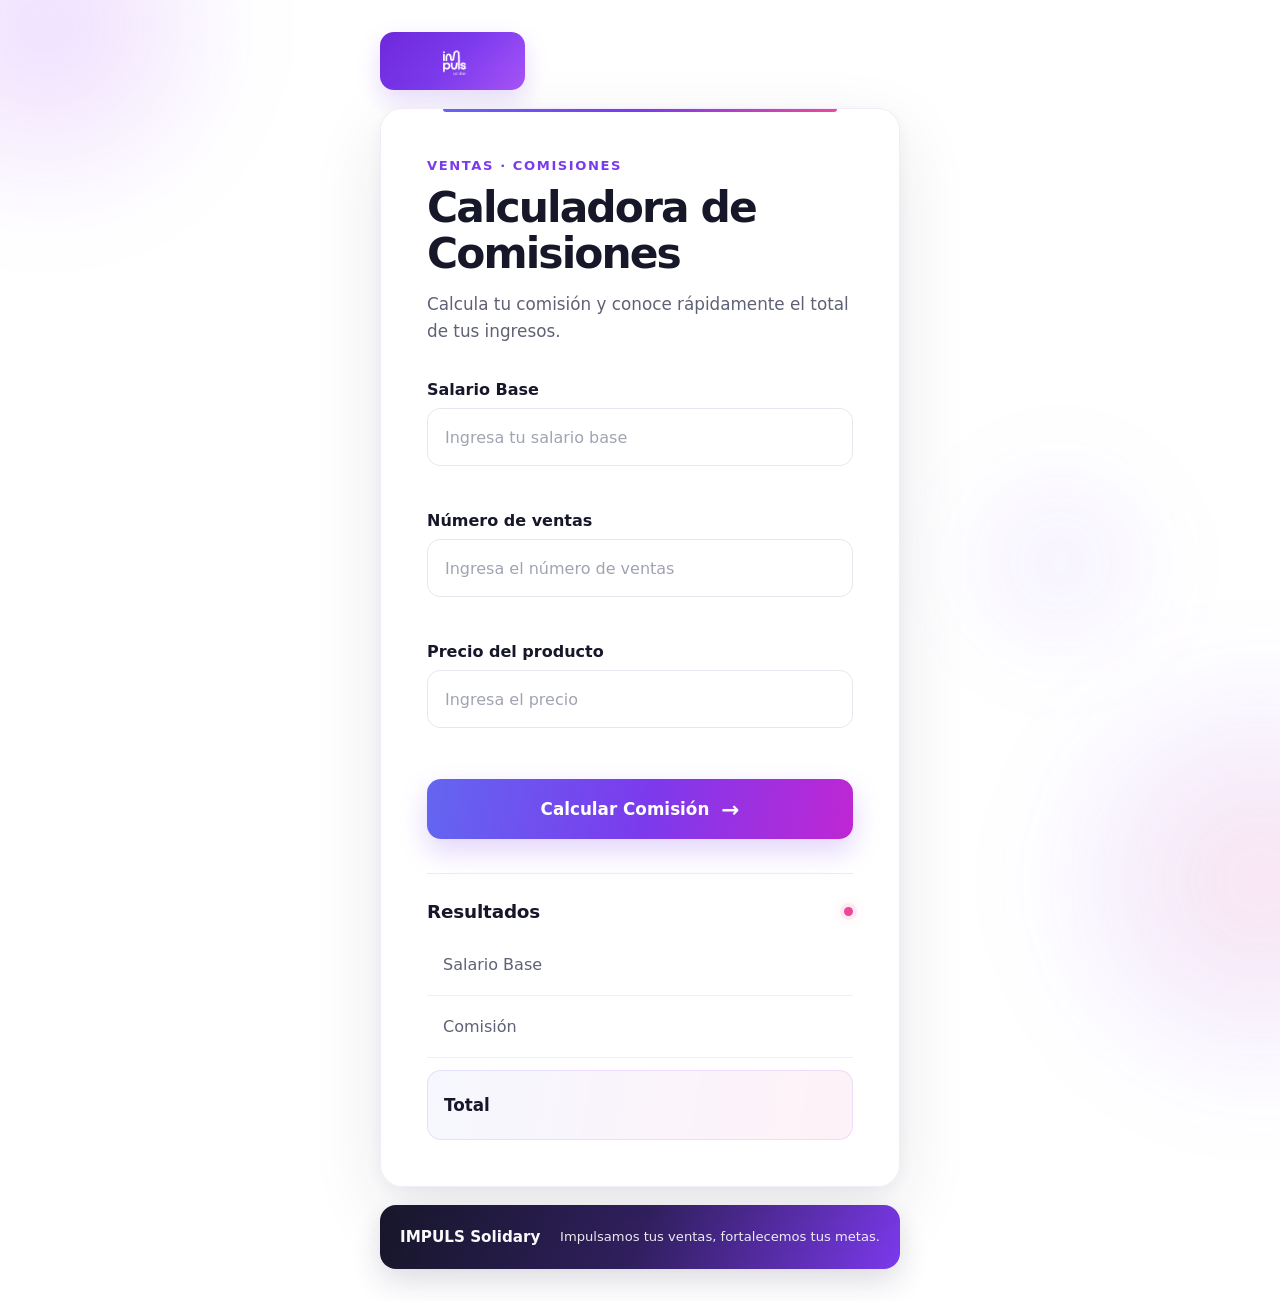
<file: index.html>
<!DOCTYPE html>

<html lang="es">
<head>
    <meta charset="UTF-8">
    <meta name="viewport" content="width=device-width, initial-scale=1.0">
    <meta name="description" content="Calculadora de Comisiones">
    <title>Calculadora de Comisiones</title>
    <link rel="stylesheet" href="ventas.css">
    <script src="utils.js" defer></script>
    <script src="ventas.js" defer></script>
</head>
<body>
<header class="marca-financiera">
    <div class="marca-logo">
        <img src="assets/logoCooperativa.png" alt="IMPULS Solidary">
    </div>
</header>
<main class="contenedor">

    <header class="encabezado">
        <span class="etiqueta">VENTAS · COMISIONES</span>

        <h1>Calculadora de Comisiones</h1>

        <p>
            Calcula tu comisión y conoce rápidamente el total de tus ingresos.
        </p>
    </header>

    <section class="formulario">

        <div class="campo">
            <label for="txtSueldoBase">Salario Base</label>
            <input
                type="text"
                id="txtSueldoBase"
                inputmode="decimal"
                autocomplete="off"
                placeholder="Ingresa tu salario base"
                onblur="validarCampo('txtSueldoBase')"
            >
            <small class="error-mensaje" id="error-txtSueldoBase"></small>

        </div>

        <div class="campo">
            <label for="txtVentas">Número de ventas</label>
            <input
                type="text"
                id="txtVentas"
                inputmode="numeric"
                autocomplete="off"
                placeholder="Ingresa el número de ventas"
                onblur="validarCampo('txtVentas')"
            >
            <small class="error-mensaje" id="error-txtVentas"></small>
        </div>

        <div class="campo">
            <label for="txtPrecio">Precio del producto</label>
            <input
                type="text"
                id="txtPrecio"
                inputmode="decimal"
                autocomplete="off"
                placeholder="Ingresa el precio"
                onblur="validarCampo('txtPrecio')"
            >
            <small class="error-mensaje" id="error-txtPrecio"></small>
        </div>

        <button type="button" onclick="calcular()">
            <span>Calcular Comisión</span>
            <span class="flecha" aria-hidden="true">→</span>
        </button>
    </section>

    <section class="resultados" aria-labelledby="tituloResultados">
        <div class="resultados-header">
            <h2 id="tituloResultados">Resultados</h2>
            <span class="indicador" aria-hidden="true"></span>
        </div>

        <div class="resultado">
            <span>Salario Base</span>
            <strong id="spSueldoBase"></strong>
        </div>

        <div class="resultado">
            <span>Comisión</span>
            <strong id="spComision"></strong>
        </div>

        <div class="resultado resultado-total">
            <span>Total</span>
            <strong id="spTotal"></strong>
        </div>
    </section>
</main>
<footer class="banner-financiero">
    <strong>IMPULS Solidary</strong>
    <span>Impulsamos tus ventas, fortalecemos tus metas.</span>
</footer>
</body>
</html>
</file>
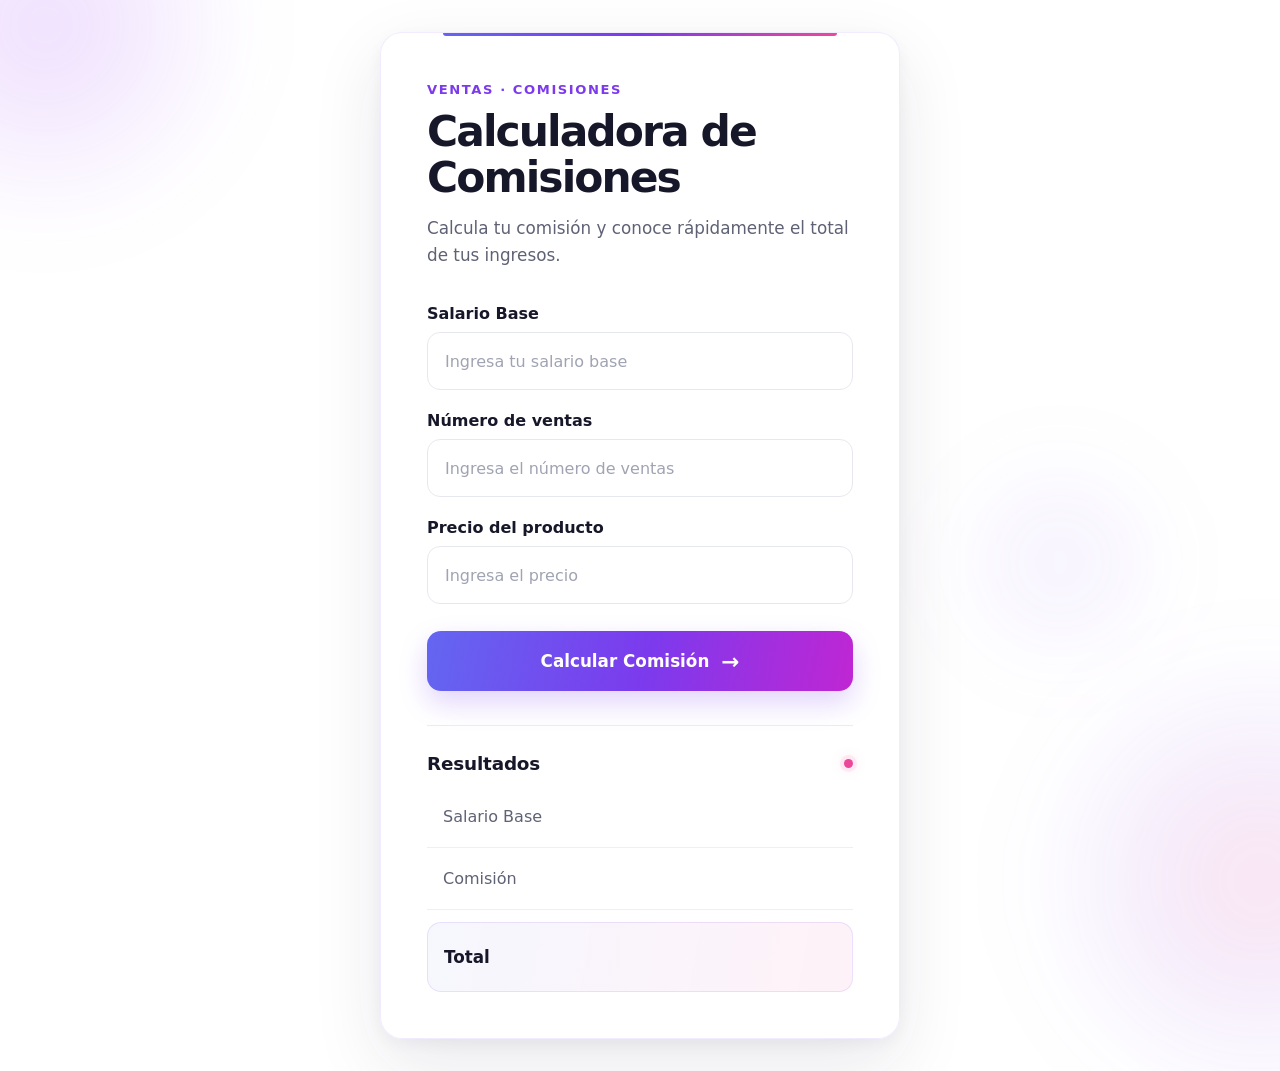
<file: ventas.html>
<!DOCTYPE html>

<html lang="es">
<head>
    <meta charset="UTF-8">
    <meta name="viewport" content="width=device-width, initial-scale=1.0">
    <meta name="description" content="Calculadora de Comisiones">
    <title>Calculadora de Comisiones</title>


<link rel="stylesheet" href="ventas.css">

<script src="utils.js" defer></script>
<script src="ventas.js" defer></script>


</head>

<body>

<main class="contenedor">

    <header class="encabezado">
        <span class="etiqueta">VENTAS · COMISIONES</span>

        <h1>Calculadora de Comisiones</h1>

        <p>
            Calcula tu comisión y conoce rápidamente el total de tus ingresos.
        </p>
    </header>

    <section class="formulario">

        <div class="campo">
            <label for="txtSueldoBase">Salario Base</label>

            <input
                type="text"
                id="txtSueldoBase"
                inputmode="decimal"
                autocomplete="off"
                placeholder="Ingresa tu salario base"
            >
        </div>

        <div class="campo">
            <label for="txtVentas">Número de ventas</label>

            <input
                type="text"
                id="txtVentas"
                inputmode="numeric"
                autocomplete="off"
                placeholder="Ingresa el número de ventas"
            >
        </div>

        <div class="campo">
            <label for="txtPrecio">Precio del producto</label>

            <input
                type="text"
                id="txtPrecio"
                inputmode="decimal"
                autocomplete="off"
                placeholder="Ingresa el precio"
            >
        </div>

        <button type="button" onclick="calcular()">
            <span>Calcular Comisión</span>
            <span class="flecha" aria-hidden="true">→</span>
        </button>

    </section>

    <section class="resultados" aria-labelledby="tituloResultados">

        <div class="resultados-header">
            <h2 id="tituloResultados">Resultados</h2>
            <span class="indicador" aria-hidden="true"></span>
        </div>

        <div class="resultado">
            <span>Salario Base</span>
            <strong id="spSueldoBase"></strong>
        </div>

        <div class="resultado">
            <span>Comisión</span>
            <strong id="spComision"></strong>
        </div>

        <div class="resultado resultado-total">
            <span>Total</span>
            <strong id="spTotal"></strong>
        </div>

    </section>

</main>

</body>
</html>
</file>
<file: ventas.css>
:root {
--blanco: #ffffff;
--fondo: #f8f9fc;


--texto: #17172a;
--texto-secundario: #5f6275;
--texto-suave: #8a8da0;

--violeta: #7c3aed;
--violeta-claro: #a855f7;

--rosa: #ec4899;
--azul-violeta: #6366f1;

--borde: #e7e8ef;

--sombra:
    0 25px 70px rgba(38, 28, 70, 0.10),
    0 5px 20px rgba(38, 28, 70, 0.05);

--radio: 22px;


}

/* =========================================================
RESET
========================================================= */

* {
  box-sizing: border-box;
  }

html {
min-height: 100%;
}

body {
position: relative;


min-height: 100vh;
margin: 0;
padding: 32px 20px;

display: flex;
justify-content: center;
align-items: center;

font-family:
    Inter,
    ui-sans-serif,
    system-ui,
    -apple-system,
    BlinkMacSystemFont,
    "Segoe UI",
    Arial,
    sans-serif;

color: var(--texto);

background: #ffffff;

overflow-x: hidden;


}

/* =========================================================
MANCHAS VIOLETA / ROSA
========================================================= */

body::before {
content: "";

position: fixed;
z-index: -2;

width: 430px;
height: 430px;

top: -190px;
left: -170px;

border-radius: 50%;

background:
    radial-gradient(
        circle,
        rgba(168, 85, 247, 0.20) 0%,
        rgba(168, 85, 247, 0.10) 35%,
        transparent 70%
    );

filter: blur(35px);

pointer-events: none;


}

body::after {
content: "";


position: fixed;
z-index: -2;

width: 480px;
height: 480px;

right: -220px;
bottom: -220px;

border-radius: 50%;

background:
    radial-gradient(
        circle,
        rgba(236, 72, 153, 0.17) 0%,
        rgba(124, 58, 237, 0.08) 38%,
        transparent 70%
    );

filter: blur(45px);

pointer-events: none;


}

/* =========================================================
MANCHAS ADICIONALES
========================================================= */

.contenedor::before {
content: "";


position: fixed;
z-index: -1;

width: 260px;
height: 260px;

top: 48%;
right: 7%;

border-radius: 50%;

background:
    radial-gradient(
        circle,
        rgba(139, 92, 246, 0.09),
        transparent 70%
    );

filter: blur(35px);

pointer-events: none;


}

/* =========================================================
TARJETA PRINCIPAL
========================================================= */

.contenedor {
position: relative;


width: min(100%, 520px);

padding: clamp(30px, 5vw, 46px);

background: rgba(255, 255, 255, 0.94);

border: 1px solid rgba(124, 58, 237, 0.10);

border-radius: var(--radio);

box-shadow: var(--sombra);

overflow: hidden;


}

/* Línea decorativa superior */

.contenedor::after {
content: "";


position: absolute;

top: 0;
left: 12%;
right: 12%;

height: 3px;

border-radius: 0 0 10px 10px;

background:
    linear-gradient(
        90deg,
        var(--azul-violeta),
        var(--violeta),
        var(--rosa)
    );


}

/* =========================================================
ENCABEZADO
========================================================= */

.encabezado {
margin-bottom: 34px;
}

.etiqueta {
display: inline-block;


margin-bottom: 12px;

color: var(--violeta);

font-size: 0.82rem;
font-weight: 800;

letter-spacing: 0.12em;

text-transform: uppercase;


}

.encabezado h1 {
margin: 0;


color: var(--texto);

font-size: clamp(2rem, 6vw, 2.65rem);
line-height: 1.08;

letter-spacing: -0.045em;

font-weight: 800;


}

.encabezado p {
margin: 14px 0 0;


max-width: 430px;

color: var(--texto-secundario);

font-size: 1.05rem;
line-height: 1.65;


}

/* =========================================================
FORMULARIO
========================================================= */

.formulario {
display: flex;
flex-direction: column;


gap: 21px;


}

.campo {
display: flex;
flex-direction: column;


gap: 9px;


}

.campo label {
color: var(--texto);


font-size: 1rem;
font-weight: 700;


}

input {
width: 100%;


min-height: 58px;

margin: 0;
padding: 0 17px;

color: var(--texto);

background: #ffffff;

border: 1.5px solid var(--borde);

border-radius: 13px;

outline: none;

font-family: inherit;
font-size: 1rem;

transition:
    border-color 180ms ease,
    box-shadow 180ms ease,
    transform 180ms ease,
    background 180ms ease;


}

input::placeholder {
color: #a0a3b2;
}

input:hover {
border-color: #c8b5f5;
}

input:focus {
border-color: var(--violeta);

background: #ffffff;

box-shadow:
    0 0 0 4px rgba(124, 58, 237, 0.09),
    0 8px 22px rgba(124, 58, 237, 0.08);

transform: translateY(-1px);


}

/* =========================================================
BOTÓN
========================================================= */

button {
position: relative;


width: 100%;

min-height: 60px;

margin-top: 6px;

padding: 0 20px;

display: flex;
align-items: center;
justify-content: center;

gap: 12px;

color: #ffffff;

background:
    linear-gradient(
        100deg,
        #6366f1,
        #7c3aed 52%,
        #c026d3
    );

border: none;

border-radius: 14px;

cursor: pointer;

font-family: inherit;
font-size: 1.05rem;
font-weight: 750;

box-shadow:
    0 12px 28px rgba(124, 58, 237, 0.22);

transition:
    transform 180ms ease,
    box-shadow 180ms ease,
    filter 180ms ease;


}

button:hover {
transform: translateY(-2px);


box-shadow:
    0 16px 34px rgba(124, 58, 237, 0.30);

filter: brightness(1.04);


}

button:active {
transform: translateY(0);
}

button:focus-visible {
outline: 3px solid rgba(124, 58, 237, 0.25);
outline-offset: 4px;
}

.flecha {
font-size: 1.35rem;


transition: transform 180ms ease;


}

button:hover .flecha {
transform: translateX(5px);
}

/* =========================================================
RESULTADOS
========================================================= */

.resultados {
margin-top: 34px;
padding-top: 27px;


border-top: 1px solid #ececf2;


}

.resultados-header {
display: flex;
align-items: center;
justify-content: space-between;


margin-bottom: 12px;


}

.resultados-header h2 {
margin: 0;


color: var(--texto);

font-size: 1.15rem;
font-weight: 800;

letter-spacing: -0.01em;


}

.indicador {
width: 9px;
height: 9px;


border-radius: 50%;

background: var(--rosa);

box-shadow:
    0 0 0 4px rgba(236, 72, 153, 0.09),
    0 0 14px rgba(236, 72, 153, 0.25);


}

.resultado {
min-height: 62px;


padding: 0 16px;

display: flex;
align-items: center;
justify-content: space-between;

gap: 20px;

border-bottom: 1px solid #eeeeF3;


}

.resultado span {
color: var(--texto-secundario);


font-size: 1rem;
font-weight: 500;


}

.resultado strong {
color: var(--texto);


font-size: 1.05rem;
font-weight: 800;

text-align: right;


}

.resultado-total {
min-height: 70px;


margin-top: 12px;

border: 1px solid rgba(124, 58, 237, 0.12);

border-radius: 14px;

background:
    linear-gradient(
        100deg,
        rgba(99, 102, 241, 0.055),
        rgba(236, 72, 153, 0.07)
    );


}

.resultado-total span {
color: var(--texto);


font-size: 1.05rem;
font-weight: 750;


}

.resultado-total strong {
color: var(--violeta);
font-size: 1.25rem;


}

/* =========================================================
TABLET
========================================================= */

@media (max-width: 600px) {


body {
    padding: 20px 15px;
    align-items: center;
}

.contenedor {
    width: 100%;
    padding: 30px 22px;
    border-radius: 19px;
}

.encabezado h1 {
    font-size: 2rem;
}

.encabezado p {
    font-size: 1rem;
}


}

/* =========================================================
MÓVIL PEQUEÑO
========================================================= */

@media (max-width: 380px) {


body {
    padding: 12px;
}

.contenedor {
    padding: 27px 18px;
}

.encabezado {
    margin-bottom: 28px;
}

.encabezado h1 {
    font-size: 1.75rem;
}

.encabezado p {
    font-size: 0.95rem;
}

.campo label {
    font-size: 0.95rem;
}

input {
    min-height: 55px;
    font-size: 0.96rem;
}

button {
    min-height: 57px;
    font-size: 1rem;
}

.resultado {
    padding: 0 12px;
}

.resultado span {
    font-size: 0.92rem;
}

.resultado strong {
    font-size: 0.96rem;
}

.resultado-total strong {
    font-size: 1.1rem;
}


}

/* =========================================================
ACCESIBILIDAD
========================================================= */

@media (prefers-reduced-motion: reduce) {


*,
*::before,
*::after {
    animation: none !important;
    transition: none !important;
}


}
.error-mensaje {
    min-height: 18px;
    margin-top: -3px;
    padding-left: 3px;

    color: var(--rosa);
    font-size: 0.84rem;
    font-style: italic;
    font-weight: 600;

    opacity: 0;
    transform: translateY(-3px);
    transition: opacity 180ms ease, transform 180ms ease;
}

.error-mensaje.visible {
    opacity: 1;
    transform: translateY(0);
}

.input-error {
    border-color: var(--rosa) !important;
    box-shadow: 0 0 0 3px rgba(236, 72, 153, 0.10) !important;
}
/* =========================================================
   MARCA IMPULS SOLIDARY
   ========================================================= */

body {
    flex-direction: column;
    justify-content: center;
    gap: 18px;
}


/* Encabezado pequeño */

.marca-financiera {
    width: min(100%, 520px);
    display: flex;
    justify-content: flex-start;
}

.marca-logo {
    width: 145px;
    height: 58px;

    display: flex;
    align-items: center;
    justify-content: center;

    padding: 8px 18px;

    background: linear-gradient(
        135deg,
        #6d28d9,
        #7c3aed,
        #a855f7
    );

    border-radius: 14px;

    box-shadow:
        0 10px 25px rgba(124, 58, 237, 0.18);

    overflow: hidden;
}

.marca-logo img {
    width: 100%;
    height: 100%;

    object-fit: contain;

    display: block;
}


/* =========================================================
   BANNER FINANCIERO
   ========================================================= */

.banner-financiero {
    width: min(100%, 520px);

    min-height: 64px;

    display: flex;
    align-items: center;
    justify-content: space-between;

    gap: 18px;

    padding: 15px 20px;

    color: #ffffff;

    background:
        linear-gradient(
            110deg,
            #17172a,
            #31205f,
            #7c3aed
        );

    border-radius: 16px;

    box-shadow:
        0 12px 30px rgba(38, 28, 70, 0.16);
}

.banner-financiero strong {
    font-size: 0.95rem;
    font-weight: 800;
    white-space: nowrap;
}

.banner-financiero span {
    font-size: 0.82rem;
    line-height: 1.35;
    text-align: right;
    opacity: 0.9;
}


/* =========================================================
   RESPONSIVE
   ========================================================= */

@media (max-width: 600px) {

    body {
        gap: 14px;
        padding: 18px 14px;
    }

    .marca-financiera,
    .banner-financiero {
        width: 100%;
    }

    .marca-logo {
        width: 132px;
        height: 54px;
        border-radius: 12px;
    }

    .banner-financiero {
        padding: 14px 16px;
        gap: 12px;
    }

    .banner-financiero strong {
        font-size: 0.85rem;
    }

    .banner-financiero span {
        font-size: 0.74rem;
    }
}

@media (max-width: 380px) {

    .marca-logo {
        width: 120px;
        height: 50px;
    }

    .banner-financiero {
        flex-direction: column;
        align-items: flex-start;
    }

    .banner-financiero span {
        text-align: left;
    }
}
</file>
